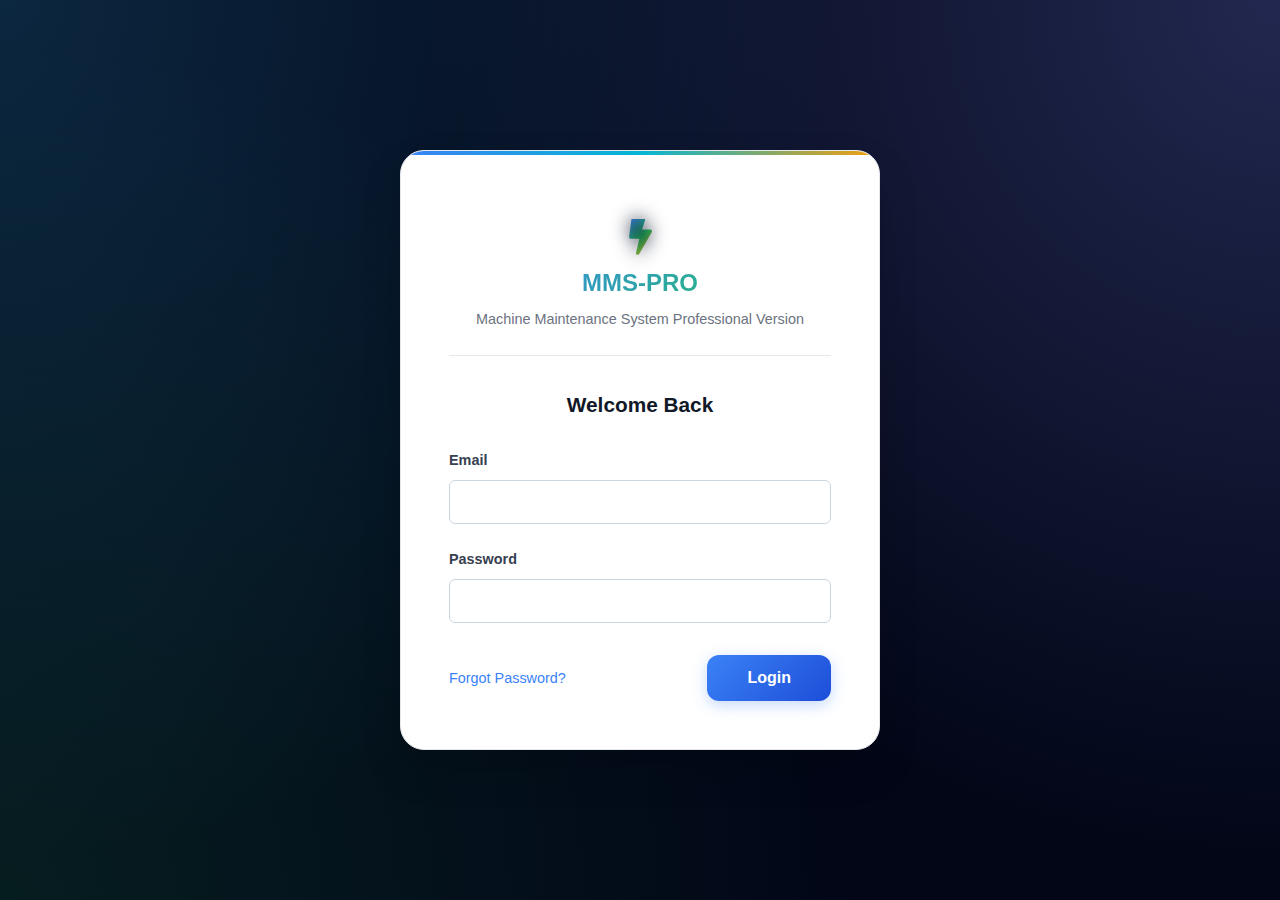
<file: public/index.html>
<!DOCTYPE html>
<html lang="en">
  <head>
    <meta charset="utf-8" />
    <meta name="viewport" content="width=device-width, initial-scale=1" />
    <title>MMS-PRO - Login / Signup</title>
    <link rel="stylesheet" href="styles.css" />
    <link
      rel="stylesheet"
      href="https://cdnjs.cloudflare.com/ajax/libs/font-awesome/5.15.4/css/all.min.css"
    />
    <style>
      /* Full-page auth background aligned with the app shell theme */
      .auth-container {
        min-height: 100vh;
        display: flex;
        align-items: center;
        justify-content: center;
        padding: 2.5rem 1.5rem;
        background: radial-gradient(
            circle at 0% 0%,
            rgba(56, 189, 248, 0.18) 0,
            transparent 55%
          ),
          radial-gradient(
            circle at 100% 0%,
            rgba(129, 140, 248, 0.25) 0,
            transparent 55%
          ),
          radial-gradient(
            circle at 0% 100%,
            rgba(34, 197, 94, 0.12) 0,
            transparent 55%
          ),
          linear-gradient(135deg, #020617 0%, #020617 60%, #020617 100%);
      }

      /* Card keeps light surface for readability, with branded top accent */
      .auth-card {
        position: relative;
        overflow: hidden;
        border-radius: 24px;
      }

      .auth-card::before {
        content: '';
        position: absolute;
        top: 0;
        left: 0;
        right: 0;
        height: 4px;
        background: linear-gradient(90deg, #3b82f6, #06b6d4, #f59e0b);
        border-radius: 24px 24px 0 0;
      }

      .auth-header {
        text-align: center;
        margin-bottom: 2rem;
        padding-top: 1.25rem;
        padding-bottom: 1.5rem;
        border-bottom: 1px solid #e5e7eb;
      }

      .auth-header .logo-icon {
        font-size: 2.3rem;
        margin-bottom: 0.5rem;
        animation: logoPulse 2s ease-in-out infinite;
      }

      .auth-header h1 {
        font-size: 1.5rem;
        font-weight: 700;
        background: linear-gradient(135deg, #3b82f6, #22c55e);
        -webkit-background-clip: text;
        -webkit-text-fill-color: transparent;
        background-clip: text;
        margin: 0;
      }

      .auth-header p {
        color: #6b7280;
        font-size: 0.9rem;
        margin: 0.35rem 0 0 0;
      }

      .tab-content h2 {
        text-align: center;
        color: #111827;
        font-size: 1.3rem;
        font-weight: 600;
        margin-bottom: 1.75rem;
      }

      .form-group label {
        font-weight: 600;
        color: #374151;
      }

      .form-footer {
        margin-top: 2rem;
      }

      .forgot-password {
        color: #3b82f6;
        text-decoration: none;
        font-size: 0.9rem;
        transition: color 0.2s;
      }

      .forgot-password:hover {
        color: #1d4ed8;
      }

      @keyframes logoPulse {
        0%,
        100% {
          transform: scale(1);
        }
        50% {
          transform: scale(1.08);
        }
      }
    </style>
    <script>
      const API_BASE = '../backend/api'
      function showToast(msg, ok = true) {
        let el = document.getElementById('toast')
        if (!el) {
          el = document.createElement('div')
          el.id = 'toast'
          el.className = 'toast'
          document.body.appendChild(el)
        }
        el.className = `toast ${ok ? 'success' : 'error'} show`
        el.textContent = msg
        setTimeout(() => {
          el.className = el.className.replace('show', '')
        }, 2500)
      }

      function toggleSpinner(btn, show) {
        if (show) {
          btn.disabled = true
          btn.innerHTML = '<span class="spinner"></span> Loading...'
        } else {
          btn.disabled = false
          btn.innerHTML = btn.dataset.originalText
        }
      }

      async function postJson(path, body) {
        const res = await fetch(`${API_BASE}${path}`, {
          method: 'POST',
          headers: {
            'Content-Type': 'application/json',
            Authorization: localStorage.getItem('token')
              ? `Bearer ${localStorage.getItem('token')}`
              : undefined,
          },
          body: JSON.stringify(body),
        })
        const data = await res.json().catch(() => ({}))
        if (!res.ok) throw data
        return data
      }

      async function signupCompany(ev) {
        ev.preventDefault()
        const form = ev.target
        const btn = form.querySelector('button')
        btn.dataset.originalText = btn.innerHTML
        toggleSpinner(btn, true)
        const out = document.getElementById('signupResult')
        out.textContent = ''
        try {
          const payload = {
            company: form.company.value.trim(),
            email: form.email.value.trim(),
            password: form.password.value,
            fullName: form.fullName.value.trim(),
          }
          await postJson('/auth/register_company', payload)
          out.className = 'success'
          out.textContent =
            'Company registered. You can now login as company admin.'
          showToast('Company registered')
          form.reset()
        } catch (e) {
          out.className = 'error'
          out.textContent =
            e && e.error ? e.error : 'Failed to register company'
        } finally {
          toggleSpinner(btn, false)
        }
      }

      async function login(ev) {
        ev.preventDefault()
        const form = ev.target
        const btn = form.querySelector('button')
        btn.dataset.originalText = btn.innerHTML
        toggleSpinner(btn, true)
        const out = document.getElementById('loginResult')
        out.textContent = ''
        try {
          const payload = {
            email: form.email.value.trim(),
            password: form.password.value,
            //company: form.company.value.trim() || undefined,
          }
          const res = await postJson('/auth/login', payload)
          localStorage.setItem('token', res.token)
          out.className = 'success'
          out.textContent = 'Logged in. Redirecting...'
          showToast('Logged in')

          setTimeout(() => {
            const role =
              res.user && res.user.roles && res.user.roles[0]
                ? res.user.roles[0].name
                : null
            const hashMap = {
              superadmin: '#dashboard',
              admin: '#companies',
              technician: '#assets',
            }
            const hash = hashMap[role] || '#dashboard'

            // Build base path robustly:
            // - remove index.html
            // - if URL is at project root (no /public/), route to /public/app.html
            let base = window.location.pathname.replace(/index\.html?$/i, '')
            if (!/\/public\/$/i.test(base)) {
              base = base.replace(/\/?$/, '/')
              base += 'public/'
            }
            window.location.href = `${base}app.html${hash}`
          }, 1000)
        } catch (e) {
          out.className = 'error'
          out.textContent = e && e.error ? e.error : 'Login failed'
        } finally {
          toggleSpinner(btn, false)
        }
      }

      async function fetchMe() {
        const token = localStorage.getItem('token')
        if (!token) {
          alert('No token')
          return
        }
        const res = await fetch(`${API_BASE}/auth/me`, {
          headers: { Authorization: `Bearer ${token}` },
        })
        const data = await res.json()
        document.getElementById('meDump').textContent = JSON.stringify(
          data,
          null,
          2
        )
      }
    </script>
  </head>
  <body>
    <div class="auth-container">
      <div class="auth-card">
        <div class="auth-header">
          <i class="fas fa-bolt logo-icon"></i>
          <h1>MMS-PRO</h1>
          <p>Machine Maintenance System Professional Version</p>
        </div>
        <!-- <div class="">
          <button class="tab-link active" onclick="openTab(event, 'login')">
            Login
          </button>
          <button class="tab-link" onclick="openTab(event, 'signup')">
            Sign Up
          </button>
          
        </div> -->

        <div id="login" class="tab-content active">
          <h2>Welcome Back</h2>
          <!-- <p class="muted">Leave company empty to login as superadmin.</p> -->
          <form onsubmit="login(event)">
            <!-- <div class="form-group">
              <label>Company (optional)</label>
              <input name="company" placeholder="Acme Ltd" />
            </div> -->
            <div class="form-group">
              <label>Email</label>
              <input name="email" type="email" required />
            </div>
            <div class="form-group">
              <label>Password</label>
              <input name="password" type="password" required />
            </div>
            <div class="form-footer">
              <a href="reset.html" class="forgot-password">Forgot Password?</a>
              <button type="submit">Login</button>
            </div>
            <div id="loginResult" class="muted"></div>
          </form>
        </div>

        <div id="signup" class="tab-content">
          <h2>Create Your Company Account</h2>
          <form onsubmit="signupCompany(event)">
            <div class="form-group">
              <label>Company Name</label>
              <input name="company" required placeholder="e.g., Acme Ltd" />
            </div>
            <div class="form-group">
              <label>Admin Full Name</label>
              <input name="fullName" placeholder="Jane Doe" />
            </div>
            <div class="form-group">
              <label>Admin Email</label>
              <input
                name="email"
                type="email"
                required
                placeholder="admin@acme.com"
              />
            </div>
            <div class="form-group">
              <label>Password</label>
              <input name="password" type="password" required />
            </div>
            <button type="submit">Create Company</button>
            <div id="signupResult" class="muted"></div>
          </form>
        </div>
      </div>
    </div>

    <script>
      function openTab(evt, tabName) {
        var i, tabcontent, tablinks
        tabcontent = document.getElementsByClassName('tab-content')
        for (i = 0; i < tabcontent.length; i++) {
          tabcontent[i].style.display = 'none'
        }
        tablinks = document.getElementsByClassName('tab-link')
        for (i = 0; i < tablinks.length; i++) {
          tablinks[i].className = tablinks[i].className.replace(' active', '')
        }
        document.getElementById(tabName).style.display = 'block'
        evt.currentTarget.className += ' active'
      }

      // Initially, show the first tab
      document.getElementById('login').style.display = 'block'
    </script>
  </body>
</html>
</file>
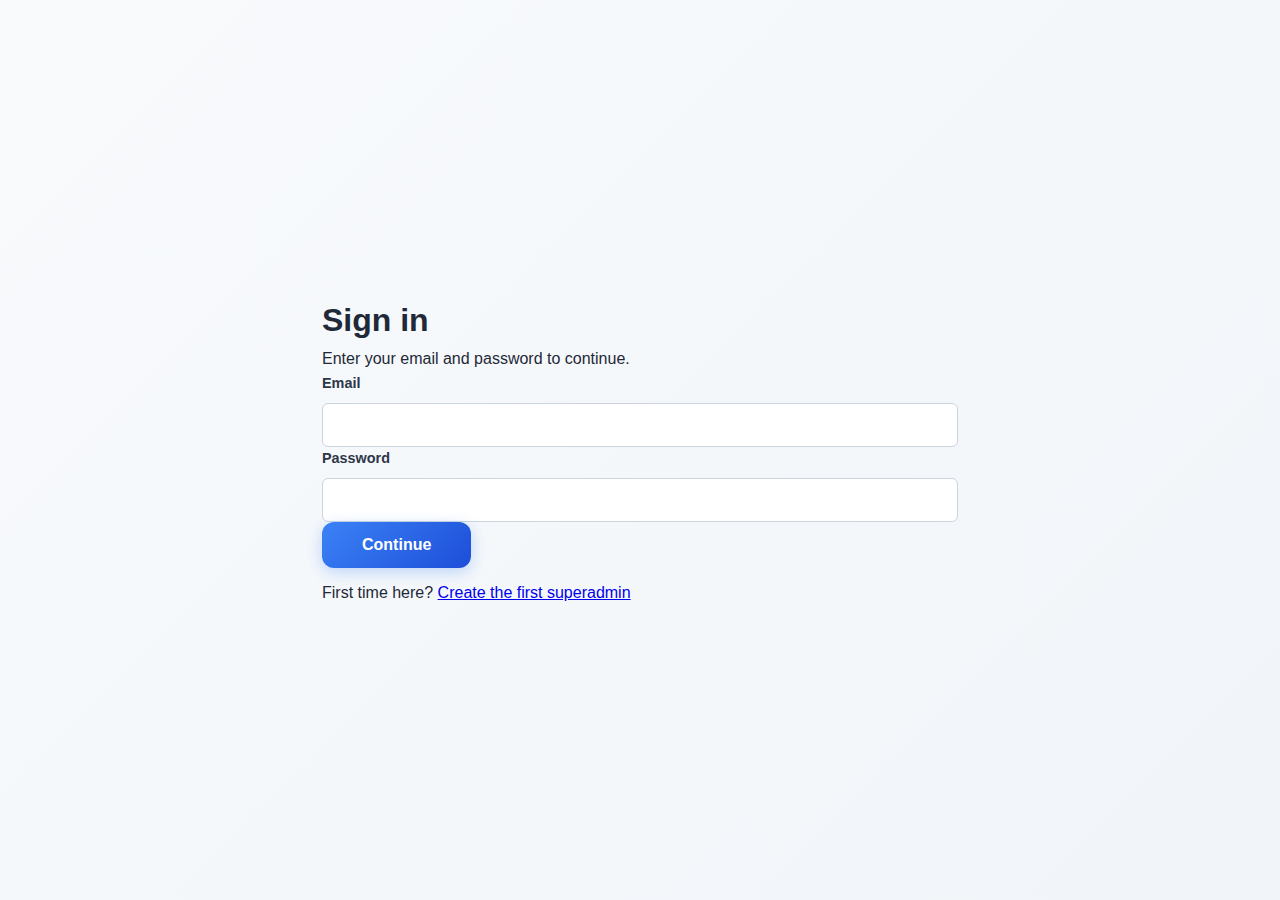
<file: public/login.html>
<!DOCTYPE html>
<html lang="en">
  <head>
    <meta charset="utf-8" />
    <meta name="viewport" content="width=device-width, initial-scale=1" />
    <title>MMS – Sign in</title>
    <link rel="stylesheet" href="styles.css" />
    <style>
      body {
        min-height: 100vh;
        display: flex;
        justify-content: center;
        align-items: center;
      }
      .container {
        max-width: 700px;
        width: 100%;
        padding: 32px;
      }
    </style>
    <script>
      const API_BASE = '../backend/api'
      function showToast(msg, ok = true) {
        let el = document.getElementById('toast')
        if (!el) {
          el = document.createElement('div')
          el.id = 'toast'
          el.className = 'toast'
          document.body.appendChild(el)
        }
        el.style.borderColor = ok ? '#2dd4bf' : '#ef4444'
        el.textContent = msg
        el.style.display = 'block'
        setTimeout(() => {
          el.style.display = 'none'
        }, 2500)
      }
      async function postJson(path, body) {
        const res = await fetch(`${API_BASE}${path}`, {
          method: 'POST',
          headers: { 'Content-Type': 'application/json' },
          body: JSON.stringify(body),
        })
        const data = await res.json().catch(() => ({}))
        if (!res.ok) throw data
        return data
      }
      async function login(ev) {
        ev.preventDefault()
        const form = ev.target
        const out = document.getElementById('result')
        out.textContent = ''
        try {
          const payload = {
            email: form.email.value.trim(),
            password: form.password.value,
          }
          const res = await postJson('/auth/login', payload)
          localStorage.setItem('token', res.token)
          out.className = 'success'
          out.textContent = 'Logged in.'
          showToast('Logged in')
          // Redirect to SPA; roles/permissions handled inside the app
          location.href = 'app.html'
        } catch (e) {
          out.className = 'error'
          out.textContent = e && e.error ? e.error : 'Login failed'
        }
      }
    </script>
  </head>
  <body>
    <div class="container">
      <div class="row">
        <div class="col">
          <div class="card">
            <h1>Sign in</h1>
            <p class="muted">Enter your email and password to continue.</p>
            <form onsubmit="login(event)">
              <label>Email</label>
              <input name="email" type="email" required />
              <label>Password</label>
              <input name="password" type="password" required />
              <button type="submit">Continue</button>
              <div id="result" class="muted"></div>
            </form>
            <p class="muted" style="margin-top: 12px">
              First time here?
              <a href="setup.html">Create the first superadmin</a>
            </p>
          </div>
        </div>
      </div>
    </div>
  </body>
</html>
</file>
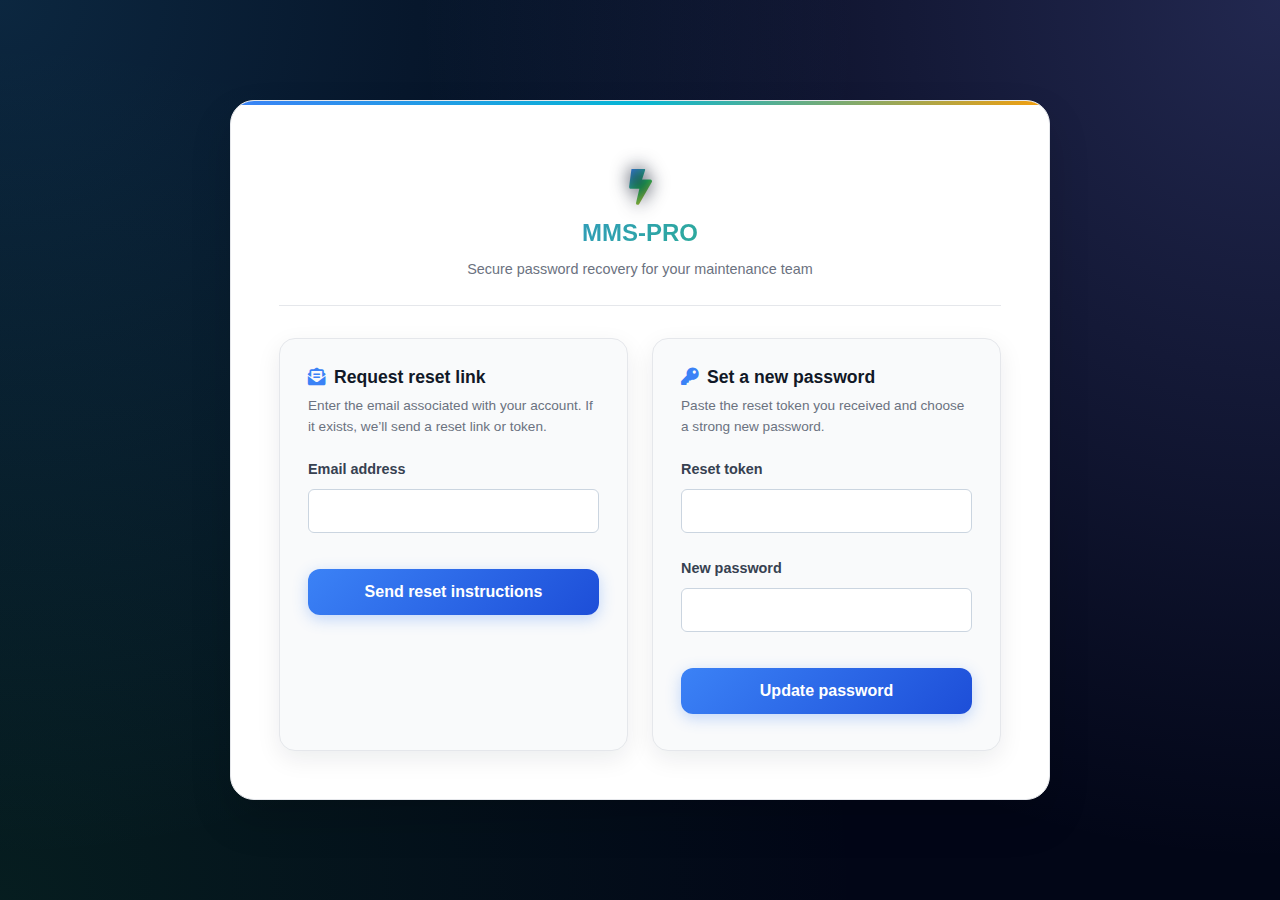
<file: public/reset.html>
<!DOCTYPE html>
<html lang="en">
  <head>
    <meta charset="utf-8" />
    <meta name="viewport" content="width=device-width, initial-scale=1" />
    <title>MMS-PRO - Password Reset</title>
    <link rel="stylesheet" href="styles.css" />
    <link
      rel="stylesheet"
      href="https://cdnjs.cloudflare.com/ajax/libs/font-awesome/5.15.4/css/all.min.css"
    />
    <style>
      /* Match app shell: dark background with subtle glows */
      .auth-container {
        min-height: 100vh;
        display: flex;
        align-items: center;
        justify-content: center;
        padding: 2.5rem 1.5rem;
        background: radial-gradient(
            circle at 0% 0%,
            rgba(56, 189, 248, 0.18) 0,
            transparent 55%
          ),
          radial-gradient(
            circle at 100% 0%,
            rgba(129, 140, 248, 0.25) 0,
            transparent 55%
          ),
          radial-gradient(
            circle at 0% 100%,
            rgba(34, 197, 94, 0.12) 0,
            transparent 55%
          ),
          linear-gradient(135deg, #020617 0%, #020617 60%, #020617 100%);
      }

      .auth-card {
        position: relative;
        overflow: hidden;
        max-width: 820px;
        width: 100%;
      }

      .auth-card::before {
        content: '';
        position: absolute;
        top: 0;
        left: 0;
        right: 0;
        height: 4px;
        background: linear-gradient(90deg, #3b82f6, #06b6d4, #f59e0b);
        border-radius: 24px 24px 0 0;
      }

      .auth-header {
        text-align: center;
        margin-bottom: 2rem;
        padding-top: 1.25rem;
        padding-bottom: 1.5rem;
        border-bottom: 1px solid #e5e7eb;
      }

      .auth-header .logo-icon {
        font-size: 2.3rem;
        margin-bottom: 0.5rem;
        animation: logoPulse 2s ease-in-out infinite;
      }

      .auth-header h1 {
        font-size: 1.5rem;
        font-weight: 700;
        background: linear-gradient(135deg, #3b82f6, #22c55e);
        -webkit-background-clip: text;
        -webkit-text-fill-color: transparent;
        background-clip: text;
        margin: 0;
      }

      .auth-header p {
        color: #6b7280;
        font-size: 0.9rem;
        margin: 0.35rem 0 0 0;
      }

      .reset-grid {
        display: flex;
        flex-wrap: wrap;
        gap: 1.5rem;
        margin-top: 0.5rem;
      }

      .reset-section {
        flex: 1 1 260px;
        background: #f9fafb;
        border-radius: 16px;
        padding: 1.5rem 1.75rem;
        border: 1px solid #e5e7eb;
        box-shadow: 0 8px 24px rgba(15, 23, 42, 0.08);
      }

      .reset-section h2 {
        font-size: 1.1rem;
        font-weight: 600;
        color: #111827;
        margin-bottom: 0.25rem;
        display: flex;
        align-items: center;
        gap: 0.5rem;
      }

      .reset-section h2 i {
        color: #3b82f6;
      }

      .reset-hint {
        font-size: 0.85rem;
        color: #6b7280;
        margin-bottom: 1.25rem;
      }

      .reset-section label {
        font-weight: 600;
        color: #374151;
      }

      .reset-section button {
        width: 100%;
        margin-top: 0.75rem;
      }

      .reset-meta {
        margin-top: 0.75rem;
        font-size: 0.8rem;
        color: #9ca3af;
      }

      @keyframes logoPulse {
        0%,
        100% {
          transform: scale(1);
        }
        50% {
          transform: scale(1.08);
        }
      }

      @media (max-width: 640px) {
        .auth-card {
          padding: 2.25rem 1.75rem;
        }
      }
    </style>
    <script>
      const API_BASE = '../backend/api'
      async function postJson(path, body) {
        const res = await fetch(`${API_BASE}${path}`, {
          method: 'POST',
          headers: { 'Content-Type': 'application/json' },
          body: JSON.stringify(body),
        })
        const data = await res.json().catch(() => ({}))
        if (!res.ok) throw data
        return data
      }
      async function requestReset(ev) {
        ev.preventDefault()
        const form = ev.target
        const out = document.getElementById('reqOut')
        out.textContent = ''
        try {
          const res = await postJson('/auth/request_password_reset', {
            email: form.email.value.trim(),
          })
          out.className = 'success'
          out.textContent = `Reset requested. Dev token: ${
            res.resetToken || '(check email)'
          }`
        } catch (e) {
          out.className = 'error'
          out.textContent = (e && e.error) || 'Failed'
        }
      }
      async function doReset(ev) {
        ev.preventDefault()
        const form = ev.target
        const out = document.getElementById('doOut')
        out.textContent = ''
        try {
          await postJson('/auth/reset_password', {
            resetToken: form.token.value.trim(),
            newPassword: form.password.value,
          })
          out.className = 'success'
          out.textContent = 'Password reset. You can login now.'
        } catch (e) {
          out.className = 'error'
          out.textContent = (e && e.error) || 'Failed'
        }
      }
    </script>
  </head>
  <body>
    <div class="auth-container">
      <div class="auth-card">
        <div class="auth-header">
          <i class="fas fa-bolt logo-icon"></i>
          <h1>MMS-PRO</h1>
          <p>Secure password recovery for your maintenance team</p>
        </div>

        <div class="reset-grid">
          <div class="reset-section">
            <h2>
              <i class="fas fa-envelope-open-text"></i> Request reset link
            </h2>
            <p class="reset-hint">
              Enter the email associated with your account. If it exists, we’ll
              send a reset link or token.
            </p>
            <form onsubmit="requestReset(event)">
              <div class="form-group">
                <label>Email address</label>
                <input name="email" type="email" required />
              </div>
              <button type="submit">Send reset instructions</button>
              <div id="reqOut" class="muted reset-meta"></div>
            </form>
          </div>

          <div class="reset-section">
            <h2><i class="fas fa-key"></i> Set a new password</h2>
            <p class="reset-hint">
              Paste the reset token you received and choose a strong new
              password.
            </p>
            <form onsubmit="doReset(event)">
              <div class="form-group">
                <label>Reset token</label>
                <input name="token" required />
              </div>
              <div class="form-group">
                <label>New password</label>
                <input name="password" type="password" required />
              </div>
              <button type="submit">Update password</button>
              <div id="doOut" class="muted reset-meta"></div>
            </form>
          </div>
        </div>
      </div>
    </div>
  </body>
</html>
</file>
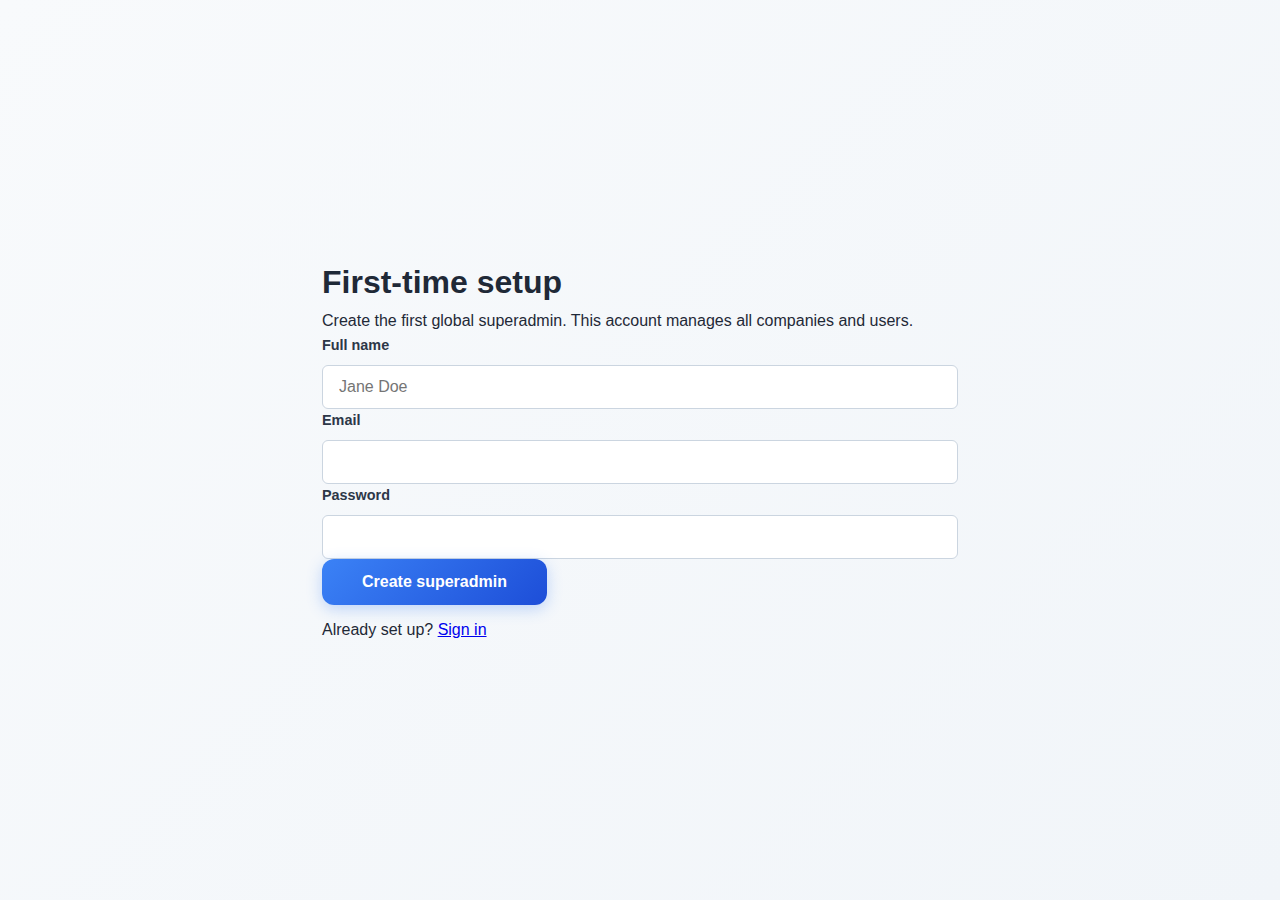
<file: public/setup.html>
<!DOCTYPE html>
<html lang="en">
  <head>
    <meta charset="utf-8" />
    <meta name="viewport" content="width=device-width, initial-scale=1" />
    <title>MMS – First-time setup</title>
    <link rel="stylesheet" href="styles.css" />
    <style>
      body {
        min-height: 100vh;
        display: flex;
        justify-content: center;
        align-items: center;
      }
      .container {
        max-width: 700px;
        width: 100%;
        padding: 32px;
      }
    </style>
    <script>
      // Use the PHP API when frontend runs on python server (port 8000)
      const API_BASE = '../backend/api'
      async function postJson(path, body) {
        const res = await fetch(`${API_BASE}${path}`, {
          method: 'POST',
          headers: { 'Content-Type': 'application/json' },
          body: JSON.stringify(body),
        })
        const data = await res.json().catch(() => ({}))
        if (!res.ok) throw data
        return data
      }
      async function setupSuperadmin(ev) {
        ev.preventDefault()
        const form = ev.target
        const out = document.getElementById('result')
        out.textContent = ''
        try {
          const payload = {
            email: form.email.value.trim(),
            password: form.password.value,
            fullName: form.fullName.value.trim(),
          }
          const res = await postJson('/auth/register_superadmin', payload)
          out.className = 'success'
          out.textContent = 'Superadmin created. Proceed to login.'
        } catch (e) {
          out.className = 'error'
          out.textContent = e && e.error ? e.error : 'Setup failed'
        }
      }
    </script>
  </head>
  <body>
    <div class="container">
      <div class="card">
        <h1>First-time setup</h1>
        <p class="muted">
          Create the first global superadmin. This account manages all companies
          and users.
        </p>
        <form onsubmit="setupSuperadmin(event)">
          <label>Full name</label>
          <input name="fullName" placeholder="Jane Doe" />
          <label>Email</label>
          <input name="email" type="email" required />
          <label>Password</label>
          <input name="password" type="password" required />
          <button type="submit">Create superadmin</button>
          <div id="result" class="muted"></div>
        </form>
        <p class="muted" style="margin-top: 12px">
          Already set up? <a href="login.html">Sign in</a>
        </p>
      </div>
    </div>
  </body>
</html>
</file>
<file: public/styles.css>
/* Reset and base styles */
* {
  margin: 0;
  padding: 0;
  box-sizing: border-box;
}

body {
  font-family: 'Inter', -apple-system, BlinkMacSystemFont, 'Segoe UI', Roboto,
    sans-serif;
  line-height: 1.6;
  color: #1f2937;
  background: linear-gradient(135deg, #f8fafc 0%, #f1f5f9 100%);
  min-height: 100vh;
  font-size: 16px;
  -webkit-font-smoothing: antialiased;
  -moz-osx-font-smoothing: grayscale;
}

/* Form styles */
.form-group {
  margin-bottom: 1.5rem;
}

label {
  display: block;
  margin-bottom: 0.5rem;
  font-weight: 600;
  color: #2d3748;
  font-size: 0.9rem;
}

input,
select,
textarea {
  width: 100%;
  padding: 0.75rem 1rem;
  border: 1px solid #cbd5e0;
  border-radius: 6px;
  font-size: 1rem;
  transition: all 0.2s ease;
  background: #ffffff;
}

input:focus,
select:focus,
textarea:focus {
  outline: none;
  border-color: #3b82f6;
  box-shadow: 0 0 0 3px rgba(79, 70, 229, 0.1);
}

button {
  background: linear-gradient(135deg, #3b82f6 0%, #1d4ed8 100%);
  color: white;
  padding: 0.875rem 2.5rem;
  border: none;
  border-radius: 12px;
  cursor: pointer;
  transition: all 0.3s cubic-bezier(0.4, 0, 0.2, 1);
  font-weight: 600;
  font-size: 1rem;
  box-shadow: 0 4px 15px rgba(59, 130, 246, 0.3);
  position: relative;
  overflow: hidden;
}

button::before {
  content: '';
  position: absolute;
  top: 0;
  left: -100%;
  width: 100%;
  height: 100%;
  background: linear-gradient(
    90deg,
    transparent,
    rgba(255, 255, 255, 0.2),
    transparent
  );
  transition: left 0.5s;
}

button:hover::before {
  left: 100%;
}

button:hover {
  background: linear-gradient(135deg, #2563eb 0%, #1e40af 100%);
  transform: translateY(-2px);
  box-shadow: 0 8px 25px rgba(59, 130, 246, 0.4);
}

button:active {
  transform: translateY(0);
  box-shadow: 0 2px 10px rgba(59, 130, 246, 0.3);
}

button:disabled {
  background: #9ca3af;
  cursor: not-allowed;
  box-shadow: none;
  transform: none;
}

/* Spinner for buttons */
.spinner {
  display: inline-block;
  width: 1rem;
  height: 1rem;
  border: 2px solid rgba(255, 255, 255, 0.3);
  border-radius: 50%;
  border-top-color: #fff;
  animation: spin 1s ease-in-out infinite;
  margin-right: 0.5rem;
  vertical-align: middle;
}

@keyframes spin {
  to {
    transform: rotate(360deg);
  }
}

/* Toast notification */
.toast {
  position: fixed;
  top: 24px;
  right: 24px;
  background: rgba(255, 255, 255, 0.95);
  backdrop-filter: blur(20px);
  padding: 1.25rem 2rem;
  border-radius: 16px;
  box-shadow: 0 8px 32px rgba(0, 0, 0, 0.12);
  border-left: 4px solid;
  font-weight: 500;
  opacity: 0;
  transform: translateX(100%) translateY(-10px);
  transition: all 0.4s cubic-bezier(0.4, 0, 0.2, 1);
  z-index: 1000;
  font-size: 0.95rem;
}

.toast.show {
  opacity: 1;
  transform: translateX(0) translateY(0);
}

.toast.success {
  border-color: #10b981;
  color: #059669;
  background: linear-gradient(
    135deg,
    rgba(16, 185, 129, 0.1) 0%,
    rgba(5, 150, 105, 0.05) 100%
  );
}

.toast.error {
  border-color: #ef4444;
  color: #dc2626;
  background: linear-gradient(
    135deg,
    rgba(239, 68, 68, 0.1) 0%,
    rgba(220, 38, 38, 0.05) 100%
  );
}

/* Auth page styles */
.auth-container {
  display: flex;
  justify-content: center;
  align-items: center;
  min-height: 100vh;
  background: linear-gradient(135deg, #f8fafc 0%, #f1f5f9 100%);
  padding: 2rem;
  position: relative;
  overflow: hidden;
}

.auth-card {
  background: #ffffff;
  padding: 3rem;
  border-radius: 24px;
  box-shadow: 0 20px 40px rgba(0, 0, 0, 0.15);
  width: 100%;
  max-width: 480px;
  border: 1px solid #e5e7eb;
  position: relative;
  z-index: 1;
}

.auth-tabs {
  display: flex;
  margin-bottom: 1.5rem;
  border-bottom: 1px solid #e2e8f0;
}

.tab-link {
  flex: 1;
  padding: 1rem;
  border: none;
  background: none;
  cursor: pointer;
  font-size: 1rem;
  font-weight: 600;
  color: #4a5568;
  transition: all 0.2s ease;
  border-bottom: 2px solid transparent;
}

.tab-link.active {
  color: #3b82f6;
  border-bottom-color: #3b82f6;
}

.tab-content {
  display: none;
}

.tab-content.active {
  display: block;
}

.tab-content h2 {
  text-align: center;
  margin-bottom: 2rem;
  color: #1a202c;
  font-size: 1.5rem;
  font-weight: 700;
}

.form-footer {
  display: flex;
  justify-content: space-between;
  align-items: center;
  margin-top: 1.5rem;
}

.forgot-password {
  font-size: 0.9rem;
  color: #3b82f6;
  text-decoration: none;
  transition: color 0.2s ease;
}

.forgot-password:hover {
  color: #3730a3;
}

/* Dashboard Layout */
.dashboard-container {
  display: flex;
  min-height: 100vh;
  position: relative;
  overflow-x: hidden;
}

.dashboard-container::before {
  content: '';
  position: fixed;
  top: 0;
  left: 280px;
  right: 0;
  bottom: 0;
  background: linear-gradient(135deg, #f8fafc 0%, #f1f5f9 50%, #e2e8f0 100%);
  z-index: -2;
}

.dashboard-container::after {
  content: '';
  position: fixed;
  top: 0;
  left: 280px;
  right: 0;
  bottom: 0;
  background: radial-gradient(
      circle at 20% 20%,
      rgba(59, 130, 246, 0.05) 0%,
      transparent 50%
    ),
    radial-gradient(
      circle at 80% 80%,
      rgba(16, 185, 129, 0.05) 0%,
      transparent 50%
    ),
    radial-gradient(
      circle at 60% 40%,
      rgba(139, 92, 246, 0.03) 0%,
      transparent 50%
    );
  z-index: -1;
  animation: subtleFloat 30s ease-in-out infinite;
}

@keyframes subtleFloat {
  0%,
  100% {
    opacity: 0.6;
    transform: translateY(0px) rotate(0deg);
  }
  33% {
    opacity: 0.8;
    transform: translateY(-10px) rotate(120deg);
  }
  66% {
    opacity: 0.7;
    transform: translateY(5px) rotate(240deg);
  }
}

.sidebar {
  width: 280px;
  height: 100vh;
  position: fixed;
  top: 0;
  left: 0;
  background: radial-gradient(
      circle at 0 0,
      rgba(56, 189, 248, 0.18) 0,
      transparent 55%
    ),
    radial-gradient(
      circle at 100% 0,
      rgba(129, 140, 248, 0.25) 0,
      transparent 55%
    ),
    linear-gradient(180deg, #020617 0%, #020617 55%, #020617 100%);
  color: #e5e7eb;
  display: flex;
  flex-direction: column;
  box-shadow: 4px 0 30px rgba(15, 23, 42, 0.85);
  z-index: 100;
  overflow-y: auto;
  backdrop-filter: blur(16px);
  border-right: 1px solid rgba(148, 163, 184, 0.4);
}

.sidebar-header {
  padding: 2rem 1.5rem;
  display: flex;
  justify-content: center;
  align-items: center;
  border-bottom: 1px solid rgba(0, 0, 0, 0.05);
}

.logo-icon {
  font-size: 2.3rem;
  background: linear-gradient(135deg, #3b82f6, #22c55e, #f59e0b);
  -webkit-background-clip: text;
  -webkit-text-fill-color: transparent;
  background-clip: text;
  text-shadow: 0 0 18px rgba(15, 23, 42, 0.8);
  animation: logoPulse 2s ease-in-out infinite;
}

@keyframes logoPulse {
  0%,
  100% {
    transform: scale(1);
  }
  50% {
    transform: scale(1.1);
  }
}

.sidebar-nav {
  flex-grow: 1;
  padding: 1.5rem 0;
}

.sidebar-nav ul {
  list-style: none;
  padding: 0;
  margin: 0;
}

.sidebar-nav > ul > li {
  padding: 0 0.5rem;
  margin-bottom: 0.25rem;
  position: relative;
}

.sidebar-nav > ul > li > a {
  padding: 0.75rem 1rem !important;
  margin: 0.25rem 0;
  border-radius: 10px;
  transition: all 0.2s ease;
}

.sidebar-nav > ul > li > a:hover {
  background: rgba(148, 163, 184, 0.28);
}

.sidebar-nav > ul > li.active > a {
  background: rgba(255, 255, 255, 0.15);
  font-weight: 500;
}

.sidebar-nav .has-submenu > a {
  display: flex !important;
  justify-content: space-between !important;
  align-items: center !important;
  position: relative;
  cursor: pointer;
}

.sidebar-nav .has-submenu > a .submenu-arrow {
  margin-left: auto;
  font-size: 0.85rem;
  opacity: 0.9;
  transition: transform 0.3s ease;
}

/* removed .sidebar-nav .has-submenu > a::after overlay to fix alignment and click issues */

.sidebar-nav .has-submenu .dropdown-icon {
  transition: transform 0.3s ease;
}

.sidebar-nav .has-submenu.open .dropdown-icon {
  transform: rotate(180deg);
}

.sidebar-nav .submenu {
  display: block;
  list-style: none;
  border-left: 2px solid rgba(255, 255, 255, 0.1);
  max-height: 0;
  opacity: 0;
  overflow: hidden;
  transition: all 0.3s ease;
  transform: translateY(-10px);
  visibility: hidden;
  margin: 0; /* reset inconsistent margins */
  padding: 0.25rem 0 0.25rem 2.25rem; /* indent submenu content consistently */
}

.sidebar-nav .has-submenu.open > .submenu {
  max-height: 500px;
  opacity: 1;
  transform: translateY(0);
  visibility: visible;
  padding: 0.5rem 0 0.5rem 2.25rem; /* align under parent label (icon + spacing) */
  margin: 0; /* remove extra horizontal offset */
}

.sidebar-nav .submenu li {
  margin-bottom: 0.5rem;
}

.sidebar-nav .submenu a {
  padding: 0.5rem 1rem !important;
  font-size: 0.9rem;
  border-radius: 8px;
  display: flex;
  align-items: center;
  margin: 0.15rem 0;
  position: relative;
  background: transparent;
  transition: all 0.2s ease;
  color: rgba(226, 232, 240, 0.92) !important;
  white-space: normal; /* allow wrapping on small screens */
  gap: 0.75rem; /* add consistent spacing between icon and text */
}

.sidebar-nav .submenu a i {
  margin-right: 0.75rem;
  width: 20px;
  text-align: center;
  flex-shrink: 0;
}

.sidebar-nav .submenu a:hover {
  background: rgba(148, 163, 184, 0.35) !important;
  color: #f9fafb !important;
  padding-left: 1.25rem !important;
}

.sidebar-nav .submenu li.active a {
  background: linear-gradient(90deg, #3b82f6, #22c55e) !important;
  font-weight: 600;
  color: #f9fafb !important;
}

/* Ensure proper spacing for submenu items */
.sidebar-nav .submenu li {
  margin: 0.15rem 0;
}

/* Animation for dropdown icon */
.sidebar-nav .dropdown-icon {
  transition: transform 0.3s ease;
  font-size: 0.8em;
  margin-left: 0.5rem;
}

.sidebar-nav .has-submenu.open > a .dropdown-icon {
  transform: rotate(180deg);
}

.sidebar-nav a {
  display: flex;
  align-items: center;
  padding: 1rem 1.5rem;
  color: #e5e7eb;
  text-decoration: none;
  border-radius: 999px;
  font-weight: 500;
  font-size: 0.98rem;
  letter-spacing: 0.01em;
  transition: all 0.3s cubic-bezier(0.4, 0, 0.2, 1);
  position: relative;
  overflow: hidden;
}

.sidebar-nav a::before {
  content: '';
  position: absolute;
  top: 0;
  left: -100%;
  width: 100%;
  height: 100%;
  background: linear-gradient(
    90deg,
    transparent,
    rgba(102, 126, 234, 0.1),
    transparent
  );
  transition: left 0.5s;
}

.sidebar-nav a:hover::before {
  left: 100%;
}

.sidebar-nav a i {
  margin-right: 1rem;
  font-size: 1.4rem; /* Increased icon size */
  width: 24px;
  text-align: center;
  transition: transform 0.3s ease;
}

.sidebar-nav a:hover i {
  transform: scale(1.2);
}

.sidebar-nav li.active a {
  background: linear-gradient(90deg, #3b82f6, #22c55e);
  color: #ffffff;
  box-shadow: 0 10px 25px rgba(15, 23, 42, 0.6);
  transform: translateX(10px);
}

.sidebar-nav li.active a i {
  color: #ffffff;
}

.sidebar-footer {
  padding: 2rem 1.5rem;
  border-top: 1px solid rgba(0, 0, 0, 0.05);
}

.sidebar-footer ul {
  list-style: none;
  padding: 0;
  margin: 0;
}

.sidebar-footer a {
  display: flex;
  align-items: center;
  padding: 0.75rem 0;
  color: #9ca3af;
  text-decoration: none;
  font-weight: 500;
  transition: all 0.3s ease;
  border-radius: 999px;
  padding: 0.75rem 1rem;
}

.sidebar-footer a:hover {
  color: #e5e7eb;
  background: rgba(148, 163, 184, 0.32);
  transform: translateX(4px);
}

.sidebar-footer a i {
  margin-right: 1rem;
  font-size: 1.1rem;
  width: 20px;
  text-align: center;
}

.main-content {
  flex-grow: 1;
  padding: 2rem;
  display: flex;
  flex-direction: column;
  position: relative;
  z-index: 5;
}

.main-header {
  display: flex;
  justify-content: space-between;
  align-items: center;
  margin-bottom: 2rem;
  background: rgba(255, 255, 255, 0.9);
  backdrop-filter: blur(20px);
  padding: 1.5rem 2rem;
  border-radius: 16px;
  box-shadow: 0 8px 32px rgba(0, 0, 0, 0.1);
  border: 1px solid rgba(255, 255, 255, 0.2);
}

.header-title {
  display: flex;
  align-items: center;
}

.header-title .close-btn {
  background: linear-gradient(135deg, #ff6b6b, #ee5a52);
  border: none;
  font-size: 1.2rem;
  width: 40px;
  height: 40px;
  border-radius: 50%;
  cursor: pointer;
  color: white;
  display: flex;
  align-items: center;
  justify-content: center;
  margin-right: 1rem;
  transition: all 0.3s ease;
  box-shadow: 0 4px 15px rgba(255, 107, 107, 0.3);
}

.header-title .close-btn:hover {
  transform: scale(1.1);
  box-shadow: 0 6px 20px rgba(255, 107, 107, 0.4);
}

.header-title h1 {
  font-size: 1.8rem;
  font-weight: 700;
  background: linear-gradient(135deg, #667eea, #764ba2);
  -webkit-background-clip: text;
  -webkit-text-fill-color: transparent;
  background-clip: text;
  margin: 0;
}

.header-user .user-avatar {
  width: 50px;
  height: 50px;
  background: linear-gradient(135deg, #667eea, #764ba2);
  color: white;
  display: flex;
  justify-content: center;
  align-items: center;
  border-radius: 50%;
  font-weight: 700;
  font-size: 1.2rem;
  box-shadow: 0 4px 15px rgba(59, 130, 246, 0.3);
  transition: all 0.3s ease;
  cursor: pointer;
}

.header-user .user-avatar:hover {
  transform: scale(1.1);
  box-shadow: 0 6px 20px rgba(102, 126, 234, 0.4);
}

.dashboard-grid {
  display: grid;
  grid-template-columns: repeat(4, 1fr);
  gap: 1.5rem;
  grid-auto-rows: minmax(100px, auto);
}

/* Full width cards */
.full-width {
  grid-column: 1 / -1;
}

/* Chart and Alerts layout */
.chart-card.full-width,
.alerts-card.full-width {
  display: grid;
  grid-template-columns: 2fr 1fr;
  gap: 1.5rem;
  align-items: start;
}

/* Info cards layout */
.info-card {
  background: #ffffff;
  border-radius: 12px;
  box-shadow: 0 1px 3px rgba(0, 0, 0, 0.1);
  overflow: hidden;
}

.info-card-header {
  display: flex;
  justify-content: space-between;
  align-items: center;
  padding: 1.25rem 1.5rem;
  border-bottom: 1px solid #e9ecef;
}

.info-card-header h3 {
  margin: 0;
  font-size: 1.1rem;
  color: #333;
  display: flex;
  align-items: center;
  gap: 0.75rem;
}

.info-card-header .btn-view-all {
  background: none;
  border: 1px solid #dee2e6;
  color: #0d6efd;
  padding: 0.35rem 0.75rem;
  border-radius: 4px;
  font-size: 0.85rem;
  cursor: pointer;
  transition: all 0.2s;
}

.info-card-header .btn-view-all:hover {
  background: #f8f9fa;
  border-color: #ced4da;
}

.info-card-body {
  padding: 1.5rem;
}

/* Employee Status Styles */
.employee-status {
  display: flex;
  flex-direction: column;
  gap: 1rem;
}

.employee {
  display: flex;
  align-items: center;
  padding: 1rem;
  background: #f8f9fa;
  border-radius: 8px;
  gap: 1rem;
}

.employee-avatar {
  width: 48px;
  height: 48px;
  border-radius: 50%;
  background: #0d6efd;
  color: white;
  display: flex;
  align-items: center;
  justify-content: center;
  font-weight: 600;
  font-size: 1.1rem;
}

.employee-details {
  flex: 1;
}

.employee-details h4 {
  margin: 0 0 0.25rem 0;
  font-size: 1rem;
  color: #212529;
}

.status {
  display: inline-block;
  padding: 0.2rem 0.5rem;
  border-radius: 12px;
  font-size: 0.75rem;
  font-weight: 500;
  margin-right: 0.5rem;
}

.status.online {
  background: #d1e7dd;
  color: #0f5132;
}

.status.break {
  background: #fff3cd;
  color: #664d03;
}

.department {
  font-size: 0.8rem;
  color: #6c757d;
}

.employee-stats {
  display: flex;
  gap: 1.5rem;
}

.stat {
  text-align: center;
}

.stat-value {
  display: block;
  font-weight: 700;
  font-size: 1.2rem;
  color: #212529;
}

.stat-label {
  font-size: 0.75rem;
  color: #6c757d;
}

/* Maintenance Schedule Styles */
.schedule-list {
  display: flex;
  flex-direction: column;
  gap: 1rem;
}

.schedule-item {
  display: flex;
  gap: 1rem;
  padding: 1rem;
  background: #f8f9fa;
  border-radius: 8px;
  align-items: flex-start;
}

.schedule-date {
  text-align: center;
  min-width: 60px;
}

.schedule-date .day {
  display: block;
  font-size: 1.5rem;
  font-weight: 700;
  color: #0d6efd;
  line-height: 1;
}

.schedule-date .month {
  font-size: 0.8rem;
  text-transform: uppercase;
  color: #6c757d;
  letter-spacing: 0.5px;
}

.schedule-details {
  flex: 1;
}

.schedule-details h4 {
  margin: 0 0 0.25rem 0;
  font-size: 1rem;
  color: #212529;
}

.schedule-details p {
  margin: 0 0 0.5rem 0;
  color: #6c757d;
  font-size: 0.9rem;
}

.schedule-meta {
  display: flex;
  gap: 1rem;
  font-size: 0.8rem;
  color: #6c757d;
}

.schedule-meta i {
  margin-right: 0.3rem;
  width: 14px;
  text-align: center;
}

.schedule-status {
  display: flex;
  align-items: center;
}

.status-badge {
  padding: 0.25rem 0.75rem;
  border-radius: 12px;
  font-size: 0.75rem;
  font-weight: 500;
}

.status-badge.upcoming {
  background: #cff4fc;
  color: #055160;
}

.status-badge.pending {
  background: #fff3cd;
  color: #664d03;
}

/* Alert List Styles */
.alerts-list {
  display: flex;
  flex-direction: column;
  gap: 1rem;
}

.alert-item {
  display: flex;
  gap: 1rem;
  padding: 1rem;
  background: #f8f9fa;
  border-radius: 8px;
  align-items: flex-start;
}

.alert-icon {
  font-size: 1.25rem;
  width: 36px;
  height: 36px;
  border-radius: 50%;
  display: flex;
  align-items: center;
  justify-content: center;
  flex-shrink: 0;
}

.alert-icon.info {
  background: #cff4fc;
  color: #055160;
}

.alert-icon.warning {
  background: #fff3cd;
  color: #664d03;
}

.alert-content {
  flex: 1;
}

.alert-content h4 {
  margin: 0 0 0.25rem 0;
  font-size: 0.95rem;
  color: #212529;
}

.alert-content p {
  margin: 0 0 0.25rem 0;
  color: #6c757d;
  font-size: 0.85rem;
}

.alert-time {
  font-size: 0.75rem;
  color: #adb5bd;
}

/* Responsive Adjustments */
@media (max-width: 1200px) {
  .dashboard-grid {
    grid-template-columns: repeat(2, 1fr);
  }
}

@media (max-width: 768px) {
  .dashboard-grid {
    grid-template-columns: 1fr;
  }

  .chart-card.full-width,
  .alerts-card.full-width {
    grid-template-columns: 1fr;
  }

  .schedule-item {
    flex-direction: column;
  }

  .employee {
    flex-wrap: wrap;
  }

  .employee-stats {
    width: 100%;
    margin-top: 0.75rem;
    padding-top: 0.75rem;
    border-top: 1px solid #e9ecef;
    justify-content: flex-start;
  }
}

.stat-card,
.chart-card,
.alerts-card {
  background: rgba(255, 255, 255, 0.95);
  backdrop-filter: blur(20px);
  border-radius: 20px;
  padding: 2rem;
  box-shadow: 0 8px 32px rgba(0, 0, 0, 0.1);
  border: 1px solid rgba(255, 255, 255, 0.2);
  transition: all 0.4s cubic-bezier(0.4, 0, 0.2, 1);
  position: relative;
  overflow: hidden;
}

.stat-card::before {
  content: '';
  position: absolute;
  top: 0;
  left: 0;
  right: 0;
  height: 4px;
  background: linear-gradient(90deg, #3b82f6, #06b6d4, #f59e0b);
  border-radius: 20px 20px 0 0;
}

.stat-card:hover,
.chart-card:hover,
.alerts-card:hover {
  transform: translateY(-8px) scale(1.02);
  box-shadow: 0 20px 40px rgba(0, 0, 0, 0.15);
}

@keyframes float {
  0% {
    transform: translateY(0px);
  }
  50% {
    transform: translateY(-8px);
  }
  100% {
    transform: translateY(0px);
  }
}

.stat-card {
  animation: float 6s ease-in-out infinite;
}
.stat-card:nth-child(2) {
  animation-delay: 1.5s;
}
.stat-card:nth-child(3) {
  animation-delay: 3s;
}
.stat-card:nth-child(4) {
  animation-delay: 4.5s;
}

.stat-card .card-header {
  display: flex;
  justify-content: space-between;
  align-items: center;
  margin-bottom: 1.5rem;
  color: #6b7280;
  font-weight: 600;
  font-size: 0.9rem;
}

.stat-card .card-body h2 {
  font-size: 3rem;
  font-weight: 800;
  background: linear-gradient(135deg, #667eea, #764ba2);
  -webkit-background-clip: text;
  -webkit-text-fill-color: transparent;
  background-clip: text;
  margin: 0;
  animation: numberPulse 3s ease-in-out infinite;
}

@keyframes numberPulse {
  0%,
  100% {
    transform: scale(1);
  }
  50% {
    transform: scale(1.05);
  }
}

.stat-card .card-body p {
  margin: 0.5rem 0 0 0;
  color: #6b7280;
  font-weight: 500;
}

.stat-card .card-body .change.positive {
  color: #10b981;
  font-weight: 700;
  animation: positiveGlow 2s ease-in-out infinite;
}

@keyframes positiveGlow {
  0%,
  100% {
    text-shadow: 0 0 5px rgba(16, 185, 129, 0.3);
  }
  50% {
    text-shadow: 0 0 20px rgba(16, 185, 129, 0.6);
  }
}

.icon-green {
  color: #10b981;
  animation: iconGlow 2s ease-in-out infinite;
}
.icon-blue {
  color: #3b82f6;
  animation: iconGlow 2s ease-in-out infinite;
}
.icon-yellow {
  color: #f59e0b;
  animation: iconGlow 2s ease-in-out infinite;
}
.icon-red {
  color: #ef4444;
  animation: iconGlow 2s ease-in-out infinite;
}

@keyframes iconGlow {
  0%,
  100% {
    transform: scale(1);
    filter: drop-shadow(0 0 2px currentColor);
  }
  50% {
    transform: scale(1.1);
    filter: drop-shadow(0 0 8px currentColor);
  }
}

.chart-container {
  position: relative;
  height: 300px;
  width: 100%;
  margin-top: 1rem;
}

/* Ensure chart canvas fills its container */
#uptimeChart {
  width: 100% !important;
  height: 100% !important;
}

/* Smooth transitions for the chart */
#uptimeChart {
  transition: all 0.3s ease;
}

/* Responsive adjustments */
@media (max-width: 768px) {
  .chart-container {
    height: 250px;
  }
}

.chart-card {
  grid-column: span 2;
}

.alerts-card {
  grid-column: span 1;
}

.chart-card .chart-header {
  margin-bottom: 1.5rem;
}

.chart-card h3 {
  font-size: 1.25rem;
  font-weight: 700;
  margin: 0;
  background: linear-gradient(135deg, #667eea, #764ba2);
  -webkit-background-clip: text;
  -webkit-text-fill-color: transparent;
  background-clip: text;
}

.chart-card p {
  color: #6b7280;
  margin: 0.5rem 0 0 0;
  font-weight: 500;
}

.alerts-card h3 {
  font-size: 1.25rem;
  font-weight: 700;
  margin-bottom: 1.5rem;
  background: linear-gradient(135deg, #667eea, #764ba2);
  -webkit-background-clip: text;
  -webkit-text-fill-color: transparent;
  background-clip: text;
}

.alerts-card .no-alerts {
  text-align: center;
  padding: 3rem 2rem;
  color: #9ca3af;
  font-weight: 500;
  background: linear-gradient(
    135deg,
    rgba(102, 126, 234, 0.05),
    rgba(118, 75, 162, 0.05)
  );
  border-radius: 12px;
  border: 1px solid rgba(102, 126, 234, 0.1);
}

/* Responsive adjustments */
@media (max-width: 1200px) {
  .dashboard-grid {
    grid-template-columns: repeat(auto-fit, minmax(250px, 1fr));
  }

  .chart-card {
    grid-column: span 1;
  }
}

@media (max-width: 768px) {
  .dashboard-container {
    flex-direction: column;
  }

  .sidebar {
    width: 100%;
    height: auto;
    position: relative;
    order: 2;
  }

  .dashboard-container {
    margin-left: 0;
    width: 100%;
  }

  .main-content {
    order: 1;
  }

  .dashboard-grid {
    grid-template-columns: 1fr;
    gap: 1.5rem;
  }

  .chart-card,
  .alerts-card {
    grid-column: span 1;
  }
}

/* ========== SPA Layout Enhancements (collapsible sidebar + responsive) ========== */

/* Smooth transitions */
.sidebar {
  transition: width 0.3s ease, transform 0.3s ease;
}
.main-content {
  transition: margin-left 0.3s ease;
  margin-left: 280px;
}

/* Offset main content for fixed sidebar */
/* This is a duplicate and is removed to avoid conflict.
   The correct margin-left is already set in the SPA layout section. */

/* Collapsed state: compact sidebar with icons only */
.sidebar-collapsed .sidebar {
  width: 72px;
}

/* When collapsed, shift content accordingly */
.sidebar-collapsed .main-content {
  margin-left: 72px;
}

/* Hide large branding when collapsed */
.sidebar-collapsed .sidebar-header h2 {
  display: none;
}

/* Links become icon-only when collapsed */
.sidebar-collapsed .sidebar-nav a {
  padding: 1rem;
  font-size: 0; /* hide text while keeping icons visible */
}
.sidebar-collapsed .sidebar-nav a i {
  margin-right: 0;
  font-size: 1.25rem;
}

/* Hide submenus and arrows when collapsed */
.sidebar-collapsed .submenu,
.sidebar-collapsed .has-submenu .submenu,
.sidebar-collapsed .submenu-toggle .submenu-arrow {
  display: none !important;
  max-height: 0 !important;
  visibility: hidden !important;
  opacity: 0 !important;
}

/* Footer link text hidden; icons kept */
.sidebar-collapsed .sidebar-footer a {
  font-size: 0;
  padding: 0.75rem 1rem;
}
.sidebar-collapsed .sidebar-footer a i {
  font-size: 1.25rem;
  margin-right: 0;
}

/* Mobile behavior: sidebar slides in/out, content not offset */
@media (max-width: 768px) {
  .main-content {
    margin-left: 0 !important;
  }

  .sidebar {
    position: fixed;
    top: 0;
    left: -100%;
    width: 260px;
    height: 100vh;
    transform: translateX(0);
    z-index: 1000;
  }

  /* On mobile, using the same "sidebar-collapsed" toggle will open the drawer */
  .dashboard-container.sidebar-collapsed .sidebar {
    left: 0;
  }
}

/* Company Component styles */
.company-header {
  display: flex;
  justify-content: space-between;
  align-items: center;
  margin-bottom: 1rem;
}

.search-container {
  width: 250px;
}

/* Table styles */
.table {
  width: 100%;
  border-collapse: collapse;
  margin-bottom: 1rem;
}

.table th,
.table td {
  padding: 0.75rem;
  text-align: left;
  border-bottom: 1px solid #e5e7eb;
}

.table th {
  background-color: #f9fafb;
  font-weight: 600;
  color: #374151;
}

.table-striped tbody tr:nth-child(odd) {
  background-color: #f9fafb;
}

.table-striped tbody tr:nth-child(even) {
  background-color: #ffffff;
}

/* Loading and text utilities */
.text-center {
  text-align: center;
}

.text-danger {
  color: #dc3545;
}

/* Modal styles */
.modal {
  display: none;
  position: fixed;
  z-index: 1001;
  left: 0;
  top: 0;
  width: 100%;
  height: 100%;
  overflow: auto;
  background-color: rgba(0, 0, 0, 0.4);
}

.modalWorkOrderx {
  display: none;
  position: absolute;
  z-index: 1001;
  left: 0;
  top: 0;
  width: 100%;
  height: 100%;
  overflow: auto;
  background-color: rgba(0, 0, 0, 0.4);
}

.modal-content {
  background-color: #fefefe;
  margin: 15% auto;
  padding: 20px;
  border: 1px solid #888;
  width: 80%;
  max-width: 500px;
  border-radius: 8px;
}

.modal-header {
  display: flex;
  justify-content: space-between;
  align-items: center;
  border-bottom: 1px solid #ddd;
  padding-bottom: 10px;
  margin-bottom: 20px;
}

.close-btn {
  color: #aaa;
  font-size: 28px;
  font-weight: bold;
  cursor: pointer;
}

.close-btn:hover,
.close-btn:focus {
  color: black;
  text-decoration: none;
  cursor: pointer;
}
</file>
